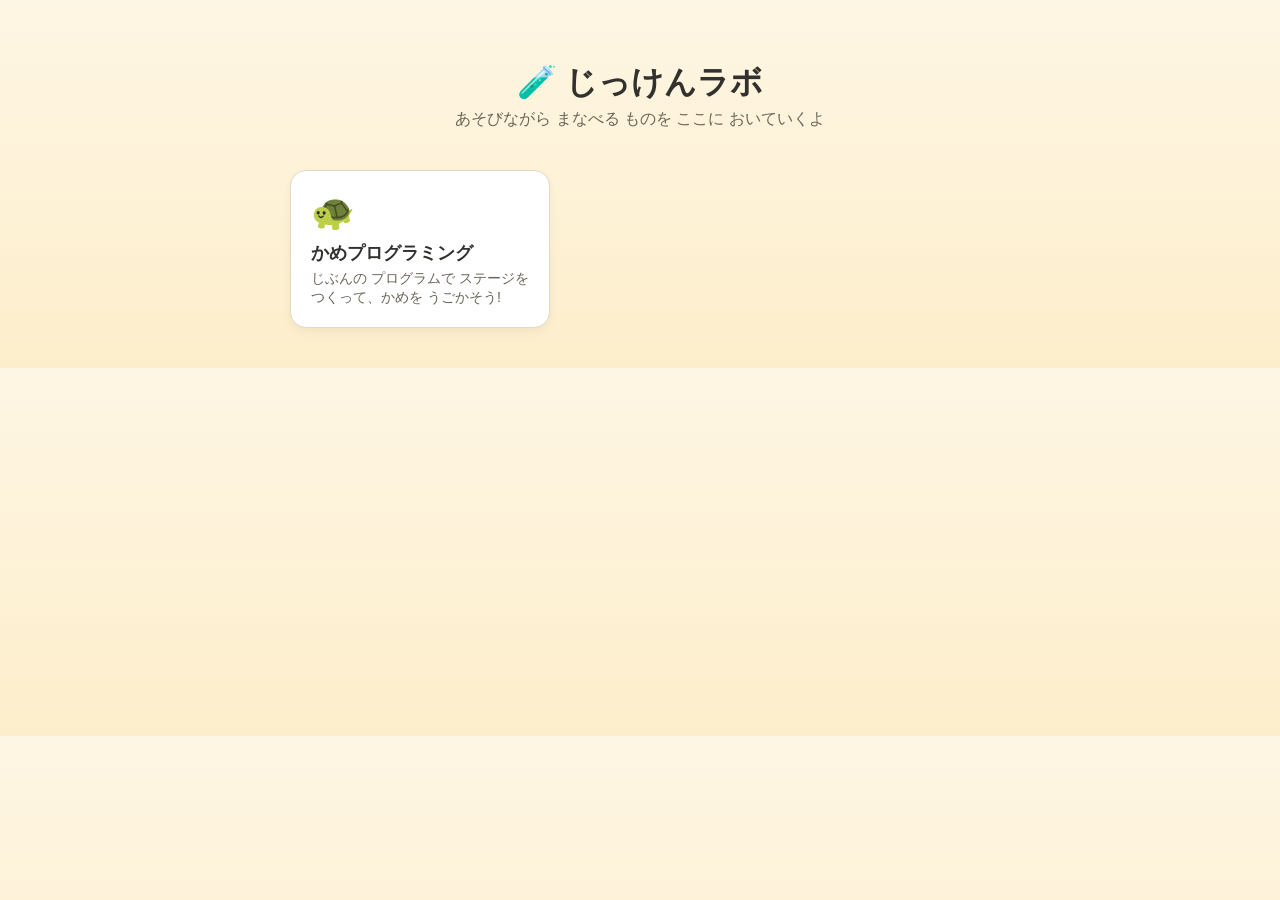
<file: index.html>
<!DOCTYPE html>
<html lang="ja">
<head>
<meta charset="UTF-8">
<meta name="viewport" content="width=device-width, initial-scale=1.0">
<title>じっけんラボ</title>
<style>
  body {
    margin: 0;
    font-family: "Hiragino Maru Gothic ProN", "Yu Gothic", "Segoe UI", sans-serif;
    background: linear-gradient(180deg, #fef6e4 0%, #fdeecb 100%);
    color: #33312e;
    display: flex;
    flex-direction: column;
    align-items: center;
    padding: 40px 20px;
  }
  h1 { font-size: 2rem; margin-bottom: 4px; }
  p.lead { color: #6b6558; margin-top: 0; }
  .cards {
    display: grid;
    grid-template-columns: repeat(auto-fit, minmax(220px, 260px));
    gap: 16px;
    margin-top: 24px;
    width: 100%;
    max-width: 700px;
  }
  .card {
    display: block;
    background: #fff;
    border: 1px solid #e0d9c8;
    border-radius: 16px;
    padding: 20px;
    text-decoration: none;
    color: #33312e;
    box-shadow: 0 4px 10px rgba(0,0,0,0.05);
    transition: transform 0.1s ease;
  }
  .card:hover { transform: translateY(-2px); }
  .card .emoji { font-size: 2.2rem; }
  .card h2 { margin: 8px 0 4px; font-size: 1.1rem; }
  .card p { margin: 0; font-size: 0.9rem; color: #6b6558; }
</style>
</head>
<body>
  <h1>🧪 じっけんラボ</h1>
  <p class="lead">あそびながら まなべる ものを ここに おいていくよ</p>

  <div class="cards">
    <a class="card" href="turtle-game/index.html">
      <div class="emoji">🐢</div>
      <h2>かめプログラミング</h2>
      <p>じぶんの プログラムで ステージを つくって、かめを うごかそう!</p>
    </a>
  </div>
</body>
</html>
</file>
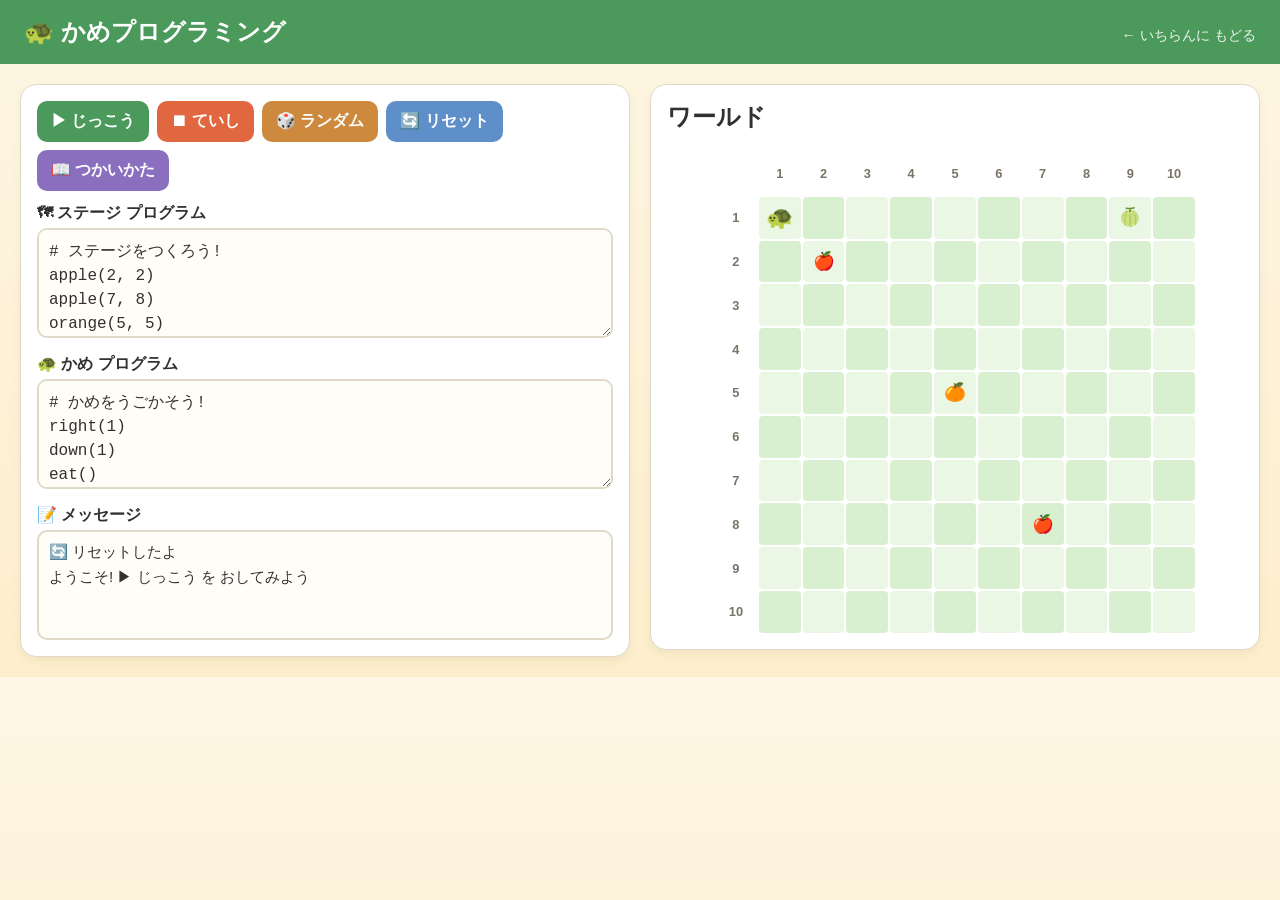
<file: turtle-game/index.html>
<!DOCTYPE html>
<html lang="ja">
<head>
<meta charset="UTF-8">
<meta name="viewport" content="width=device-width, initial-scale=1.0">
<title>かめプログラミング</title>
<link rel="stylesheet" href="style.css">
</head>
<body>
  <header class="app-header">
    <h1>🐢 かめプログラミング</h1>
    <a class="back-link" href="../index.html">← いちらんに もどる</a>
  </header>

  <main class="app-main">
    <section class="left-col">
      <div class="toolbar">
        <button id="runBtn" class="btn btn-run">▶ じっこう</button>
        <button id="stopBtn" class="btn btn-stop">⏹ ていし</button>
        <button id="randomBtn" class="btn btn-random">🎲 ランダム</button>
        <button id="resetBtn" class="btn btn-reset">🔄 リセット</button>
        <button id="docsBtn" class="btn btn-docs">📖 つかいかた</button>
      </div>

      <div id="docsPanel" class="docs-panel" hidden>
        <h2>📖 つかいかた</h2>
        <h3>① ステージ プログラム（うえの わく）</h3>
        <ul>
          <li><code>apple(x, y)</code> — りんごを おく</li>
          <li><code>orange(x, y)</code> — みかんを おく</li>
          <li><code>melon(x, y)</code> — メロンを おく</li>
          <li><code>kame(x, y)</code> — かめを おく（かならず 1かいだけ！）</li>
        </ul>
        <h3>② かめ プログラム（したの わく）</h3>
        <ul>
          <li><code>up(n)</code> — うえに n マス すすむ</li>
          <li><code>down(n)</code> — したに n マス すすむ</li>
          <li><code>left(n)</code> — ひだりに n マス すすむ</li>
          <li><code>right(n)</code> — みぎに n マス すすむ</li>
          <li><code>eat()</code> — いま いる ばしょの たべものを たべる</li>
        </ul>
        <p class="docs-tip">💡 たべものの うえを とおっても、<code>eat()</code> と かかないと たべないよ！</p>
        <p class="docs-tip">💡 <code># これはメモだよ</code> のように <code>#</code> を つかうと メモが かけるよ。</p>
        <p class="docs-tip">💡 マスの ばんごうは 1〜10 だよ。x は みぎ、y は した むきに すすむよ。</p>
      </div>

      <div class="editor-block">
        <label for="stageInput">🗺 ステージ プログラム</label>
        <textarea id="stageInput" spellcheck="false"></textarea>
      </div>

      <div class="editor-block">
        <label for="turtleInput">🐢 かめ プログラム</label>
        <textarea id="turtleInput" spellcheck="false"></textarea>
      </div>

      <div class="log-panel">
        <label>📝 メッセージ</label>
        <ul id="logList" class="log-list"></ul>
      </div>
    </section>

    <section class="right-col">
      <h2>ワールド</h2>
      <div id="grid" class="grid"></div>
    </section>
  </main>

  <script src="script.js"></script>
</body>
</html>
</file>
<file: turtle-game/style.css>
:root {
  color-scheme: light;
  --bg: #fef6e4;
  --panel: #ffffff;
  --ink: #33312e;
  --accent: #4c9a5b;
  --accent-dark: #33723f;
  --danger: #e0673f;
  --border: #e0d9c8;
  --grass1: #eaf7e5;
  --grass2: #d9f0d0;
}

* { box-sizing: border-box; }

body {
  margin: 0;
  font-family: "Hiragino Maru Gothic ProN", "Yu Gothic", "Segoe UI", sans-serif;
  background: linear-gradient(180deg, #fef6e4 0%, #fdeecb 100%);
  color: var(--ink);
}

.app-header {
  display: flex;
  align-items: baseline;
  justify-content: space-between;
  padding: 16px 24px;
  background: var(--accent);
  color: #fff;
}

.app-header h1 {
  margin: 0;
  font-size: 1.5rem;
}

.back-link {
  color: #fff;
  text-decoration: none;
  font-size: 0.9rem;
  opacity: 0.9;
}
.back-link:hover { text-decoration: underline; }

.app-main {
  display: grid;
  grid-template-columns: minmax(320px, 1fr) minmax(380px, 1fr);
  gap: 20px;
  padding: 20px;
  align-items: start;
}

@media (max-width: 860px) {
  .app-main {
    grid-template-columns: 1fr;
  }
}

.left-col, .right-col {
  background: var(--panel);
  border: 1px solid var(--border);
  border-radius: 16px;
  padding: 16px;
  box-shadow: 0 4px 10px rgba(0,0,0,0.05);
}

.toolbar {
  display: flex;
  flex-wrap: wrap;
  gap: 8px;
  margin-bottom: 12px;
}

.btn {
  border: none;
  border-radius: 10px;
  padding: 10px 14px;
  font-size: 1rem;
  font-weight: bold;
  cursor: pointer;
  color: #fff;
  transition: transform 0.08s ease;
}
.btn:active { transform: scale(0.96); }

.btn-run { background: var(--accent); }
.btn-run:hover { background: var(--accent-dark); }
.btn-stop { background: var(--danger); }
.btn-stop:hover { background: #c1512f; }
.btn-random { background: #cd8a3f; }
.btn-random:hover { background: #ad7130; }
.btn-reset { background: #5f8fc9; }
.btn-reset:hover { background: #4a75ab; }
.btn-docs { background: #8a6fbf; }
.btn-docs:hover { background: #715aa3; }

.docs-panel {
  background: #fbf7ee;
  border: 1px dashed var(--border);
  border-radius: 12px;
  padding: 12px 16px;
  margin-bottom: 14px;
}
.docs-panel h2 { margin-top: 0; font-size: 1.1rem; }
.docs-panel h3 { margin-bottom: 4px; font-size: 1rem; }
.docs-panel ul { margin: 4px 0 10px; padding-left: 20px; }
.docs-panel code {
  background: #eee3cf;
  border-radius: 4px;
  padding: 1px 5px;
  font-size: 0.95em;
}
.docs-tip { font-size: 0.92rem; margin: 6px 0; }

.editor-block { margin-bottom: 12px; }
.editor-block label {
  display: block;
  font-weight: bold;
  margin-bottom: 4px;
}
.editor-block textarea {
  width: 100%;
  min-height: 110px;
  resize: vertical;
  font-family: "SFMono-Regular", Consolas, "Courier New", monospace;
  font-size: 1rem;
  line-height: 1.5;
  padding: 10px;
  border: 2px solid var(--border);
  border-radius: 10px;
  background: #fffdf8;
  color: var(--ink);
}
.editor-block textarea:focus {
  outline: none;
  border-color: var(--accent);
}

.log-panel label {
  display: block;
  font-weight: bold;
  margin-bottom: 4px;
}
.log-list {
  list-style: none;
  margin: 0;
  padding: 8px 10px;
  height: 110px;
  overflow-y: auto;
  background: #fffdf8;
  border: 2px solid var(--border);
  border-radius: 10px;
  font-size: 0.95rem;
}
.log-list li { padding: 2px 0; }

.right-col h2 { margin-top: 0; }

.grid {
  display: grid;
  gap: 2px;
  width: 100%;
  max-width: 480px;
  margin: 0 auto;
  aspect-ratio: 1 / 1;
}

.cell {
  display: flex;
  align-items: center;
  justify-content: center;
  font-size: 1.1rem;
  border-radius: 4px;
  position: relative;
}

.cell-data.parity-even { background: var(--grass1); }
.cell-data.parity-odd { background: var(--grass2); }

.cell-label {
  display: flex;
  align-items: center;
  justify-content: center;
  font-size: 0.8rem;
  font-weight: bold;
  color: #7a7466;
}

#turtle {
  display: flex;
  align-items: center;
  justify-content: center;
  font-size: 1.4rem;
  z-index: 2;
  transition: grid-row 0.15s linear, grid-column 0.15s linear;
}

.turtle-right { transform: rotate(0deg); }
.turtle-down { transform: rotate(90deg); }
.turtle-left { transform: rotate(180deg); }
.turtle-up { transform: rotate(270deg); }
</file>
